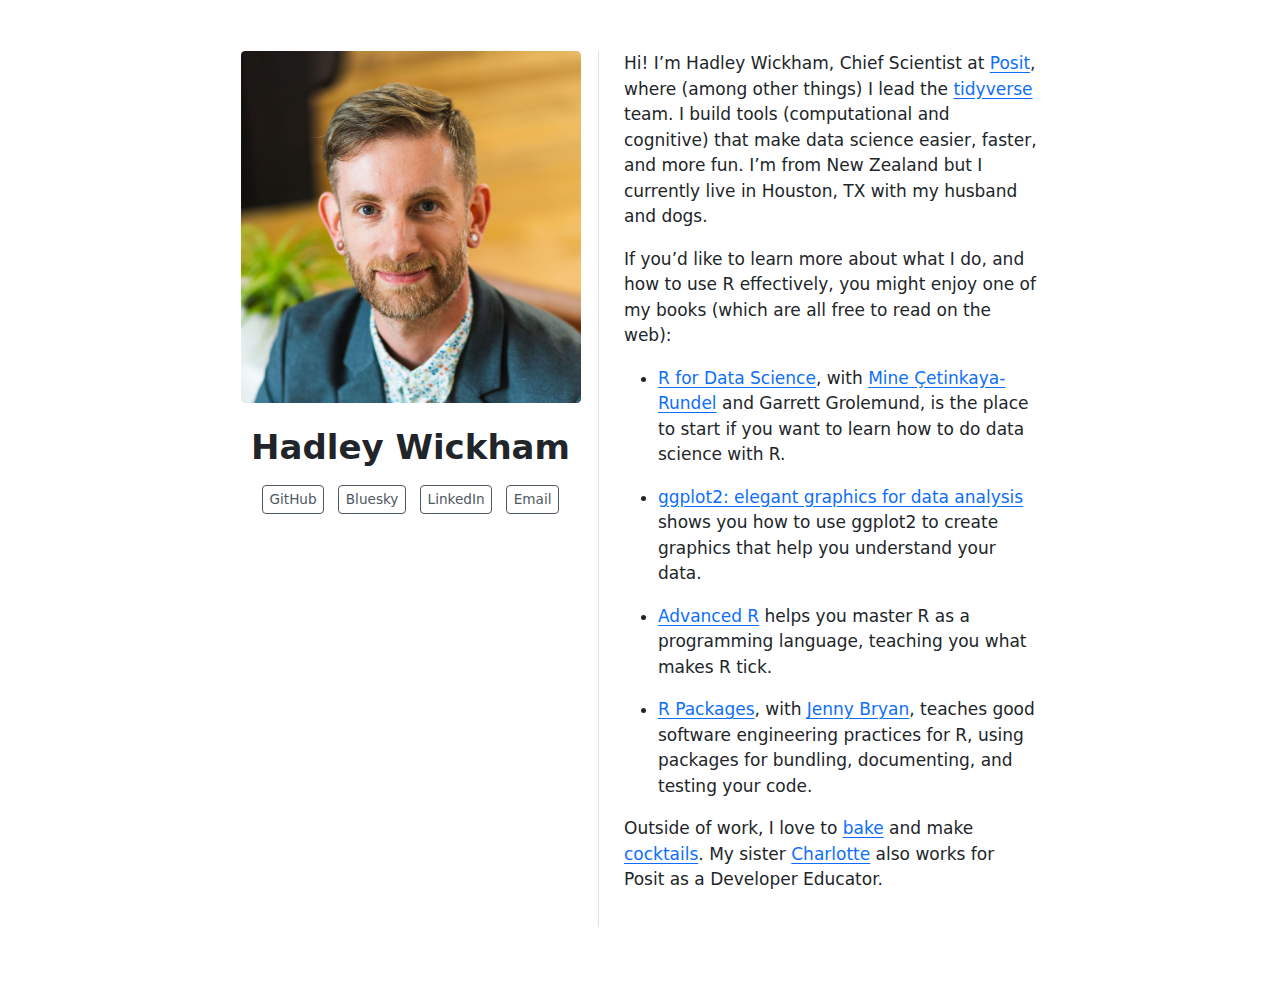
<file: index.html>
<!DOCTYPE html>
<html xmlns="http://www.w3.org/1999/xhtml" lang="en" xml:lang="en"><head>

<meta charset="utf-8">
<meta name="generator" content="quarto-1.5.57">

<meta name="viewport" content="width=device-width, initial-scale=1.0, user-scalable=yes">


<title>Hadley Wickham</title>
<style>
code{white-space: pre-wrap;}
span.smallcaps{font-variant: small-caps;}
div.columns{display: flex; gap: min(4vw, 1.5em);}
div.column{flex: auto; overflow-x: auto;}
div.hanging-indent{margin-left: 1.5em; text-indent: -1.5em;}
ul.task-list{list-style: none;}
ul.task-list li input[type="checkbox"] {
  width: 0.8em;
  margin: 0 0.8em 0.2em -1em; /* quarto-specific, see https://github.com/quarto-dev/quarto-cli/issues/4556 */ 
  vertical-align: middle;
}
</style>


<script src="site_libs/quarto-nav/quarto-nav.js"></script>
<script src="site_libs/clipboard/clipboard.min.js"></script>
<script src="site_libs/quarto-search/autocomplete.umd.js"></script>
<script src="site_libs/quarto-search/fuse.min.js"></script>
<script src="site_libs/quarto-search/quarto-search.js"></script>
<meta name="quarto:offset" content="./">
<script src="site_libs/quarto-html/quarto.js"></script>
<script src="site_libs/quarto-html/popper.min.js"></script>
<script src="site_libs/quarto-html/tippy.umd.min.js"></script>
<link href="site_libs/quarto-html/tippy.css" rel="stylesheet">
<link href="site_libs/quarto-html/quarto-syntax-highlighting.css" rel="stylesheet" id="quarto-text-highlighting-styles">
<script src="site_libs/bootstrap/bootstrap.min.js"></script>
<link href="site_libs/bootstrap/bootstrap-icons.css" rel="stylesheet">
<link href="site_libs/bootstrap/bootstrap.min.css" rel="stylesheet" id="quarto-bootstrap" data-mode="light">
<script id="quarto-search-options" type="application/json">{
  "location": "sidebar",
  "copy-button": false,
  "collapse-after": 3,
  "panel-placement": "start",
  "type": "textbox",
  "limit": 50,
  "keyboard-shortcut": [
    "f",
    "/",
    "s"
  ],
  "show-item-context": false,
  "language": {
    "search-no-results-text": "No results",
    "search-matching-documents-text": "matching documents",
    "search-copy-link-title": "Copy link to search",
    "search-hide-matches-text": "Hide additional matches",
    "search-more-match-text": "more match in this document",
    "search-more-matches-text": "more matches in this document",
    "search-clear-button-title": "Clear",
    "search-text-placeholder": "",
    "search-detached-cancel-button-title": "Cancel",
    "search-submit-button-title": "Submit",
    "search-label": "Search"
  }
}</script>


</head>

<body class="fullcontent">

<div id="quarto-search-results"></div>
<!-- content -->
<div id="quarto-content" class="quarto-container page-columns page-rows-contents page-layout-article">
<!-- sidebar -->
<!-- margin-sidebar -->
    
<!-- main -->
<div class="quarto-about-trestles">
  <div class="about-entity">
    <img src="hadley.jpg" class="about-image
  rounded " style="width: 20em;">
<header id="title-block-header" class="quarto-title-block default">
<div class="quarto-title">
<h1 class="title">Hadley Wickham</h1>
</div>
<div class="quarto-title-meta">
  </div>
</header>
    <div class="about-links">
  <a href="https://github.com/hadley" class="about-link" rel="" target="">
     <span class="about-link-text">GitHub</span>
  </a>
  <a href="https://bsky.app/profile/hadleywickham.bsky.social" class="about-link" rel="" target="">
     <span class="about-link-text">Bluesky</span>
  </a>
  <a href="https://www.linkedin.com/in/hadleywickham/" class="about-link" rel="" target="">
     <span class="about-link-text">LinkedIn</span>
  </a>
  <a href="mailto:hadley@posit.co" class="about-link" rel="" target="">
     <span class="about-link-text">Email</span>
  </a>
</div>
  </div>
  <div class="about-contents"><main class="content" id="quarto-document-content">
<p>Hi! I’m Hadley Wickham, Chief Scientist at <a href="https://posit.co">Posit</a>, where (among other things) I lead the <a href="https://tidyverse.org">tidyverse</a> team. I build tools (computational and cognitive) that make data science easier, faster, and more fun. I’m from New Zealand but I currently live in Houston, TX with my husband and dogs.</p>
<p>If you’d like to learn more about what I do, and how to use R effectively, you might enjoy one of my books (which are all free to read on the web):</p>
<ul>
<li><p><a href="http://r4ds.hadley.nz/">R for Data Science</a>, with <a href="https://mine-cr.com">Mine Çetinkaya-Rundel</a> and Garrett Grolemund, is the place to start if you want to learn how to do data science with R.</p></li>
<li><p><a href="https://ggplot2-book.org">ggplot2: elegant graphics for data analysis</a> shows you how to use ggplot2 to create graphics that help you understand your data.</p></li>
<li><p><a href="http://adv-r.hadley.nz/">Advanced R</a> helps you master R as a programming language, teaching you what makes R tick.</p></li>
<li><p><a href="http://r-pkgs.org/">R Packages</a>, with <a href="https://jennybryan.org/about/">Jenny Bryan</a>, teaches good software engineering practices for R, using packages for bundling, documenting, and testing your code.</p></li>
</ul>
<p>Outside of work, I love to <a href="https://recipes.had.co.nz">bake</a> and make <a href="https://cocktails.hadley.nz">cocktails</a>. My sister <a href="http://cwick.co.nz/">Charlotte</a> also works for Posit as a Developer Educator.</p>


</main></div>
</div>
 <!-- /main -->
<script id="quarto-html-after-body" type="application/javascript">
window.document.addEventListener("DOMContentLoaded", function (event) {
  const toggleBodyColorMode = (bsSheetEl) => {
    const mode = bsSheetEl.getAttribute("data-mode");
    const bodyEl = window.document.querySelector("body");
    if (mode === "dark") {
      bodyEl.classList.add("quarto-dark");
      bodyEl.classList.remove("quarto-light");
    } else {
      bodyEl.classList.add("quarto-light");
      bodyEl.classList.remove("quarto-dark");
    }
  }
  const toggleBodyColorPrimary = () => {
    const bsSheetEl = window.document.querySelector("link#quarto-bootstrap");
    if (bsSheetEl) {
      toggleBodyColorMode(bsSheetEl);
    }
  }
  toggleBodyColorPrimary();  
  const isCodeAnnotation = (el) => {
    for (const clz of el.classList) {
      if (clz.startsWith('code-annotation-')) {                     
        return true;
      }
    }
    return false;
  }
  const onCopySuccess = function(e) {
    // button target
    const button = e.trigger;
    // don't keep focus
    button.blur();
    // flash "checked"
    button.classList.add('code-copy-button-checked');
    var currentTitle = button.getAttribute("title");
    button.setAttribute("title", "Copied!");
    let tooltip;
    if (window.bootstrap) {
      button.setAttribute("data-bs-toggle", "tooltip");
      button.setAttribute("data-bs-placement", "left");
      button.setAttribute("data-bs-title", "Copied!");
      tooltip = new bootstrap.Tooltip(button, 
        { trigger: "manual", 
          customClass: "code-copy-button-tooltip",
          offset: [0, -8]});
      tooltip.show();    
    }
    setTimeout(function() {
      if (tooltip) {
        tooltip.hide();
        button.removeAttribute("data-bs-title");
        button.removeAttribute("data-bs-toggle");
        button.removeAttribute("data-bs-placement");
      }
      button.setAttribute("title", currentTitle);
      button.classList.remove('code-copy-button-checked');
    }, 1000);
    // clear code selection
    e.clearSelection();
  }
  const getTextToCopy = function(trigger) {
      const codeEl = trigger.previousElementSibling.cloneNode(true);
      for (const childEl of codeEl.children) {
        if (isCodeAnnotation(childEl)) {
          childEl.remove();
        }
      }
      return codeEl.innerText;
  }
  const clipboard = new window.ClipboardJS('.code-copy-button:not([data-in-quarto-modal])', {
    text: getTextToCopy
  });
  clipboard.on('success', onCopySuccess);
  if (window.document.getElementById('quarto-embedded-source-code-modal')) {
    // For code content inside modals, clipBoardJS needs to be initialized with a container option
    // TODO: Check when it could be a function (https://github.com/zenorocha/clipboard.js/issues/860)
    const clipboardModal = new window.ClipboardJS('.code-copy-button[data-in-quarto-modal]', {
      text: getTextToCopy,
      container: window.document.getElementById('quarto-embedded-source-code-modal')
    });
    clipboardModal.on('success', onCopySuccess);
  }
    var localhostRegex = new RegExp(/^(?:http|https):\/\/localhost\:?[0-9]*\//);
    var mailtoRegex = new RegExp(/^mailto:/);
      var filterRegex = new RegExp('/' + window.location.host + '/');
    var isInternal = (href) => {
        return filterRegex.test(href) || localhostRegex.test(href) || mailtoRegex.test(href);
    }
    // Inspect non-navigation links and adorn them if external
 	var links = window.document.querySelectorAll('a[href]:not(.nav-link):not(.navbar-brand):not(.toc-action):not(.sidebar-link):not(.sidebar-item-toggle):not(.pagination-link):not(.no-external):not([aria-hidden]):not(.dropdown-item):not(.quarto-navigation-tool):not(.about-link)');
    for (var i=0; i<links.length; i++) {
      const link = links[i];
      if (!isInternal(link.href)) {
        // undo the damage that might have been done by quarto-nav.js in the case of
        // links that we want to consider external
        if (link.dataset.originalHref !== undefined) {
          link.href = link.dataset.originalHref;
        }
      }
    }
  function tippyHover(el, contentFn, onTriggerFn, onUntriggerFn) {
    const config = {
      allowHTML: true,
      maxWidth: 500,
      delay: 100,
      arrow: false,
      appendTo: function(el) {
          return el.parentElement;
      },
      interactive: true,
      interactiveBorder: 10,
      theme: 'quarto',
      placement: 'bottom-start',
    };
    if (contentFn) {
      config.content = contentFn;
    }
    if (onTriggerFn) {
      config.onTrigger = onTriggerFn;
    }
    if (onUntriggerFn) {
      config.onUntrigger = onUntriggerFn;
    }
    window.tippy(el, config); 
  }
  const noterefs = window.document.querySelectorAll('a[role="doc-noteref"]');
  for (var i=0; i<noterefs.length; i++) {
    const ref = noterefs[i];
    tippyHover(ref, function() {
      // use id or data attribute instead here
      let href = ref.getAttribute('data-footnote-href') || ref.getAttribute('href');
      try { href = new URL(href).hash; } catch {}
      const id = href.replace(/^#\/?/, "");
      const note = window.document.getElementById(id);
      if (note) {
        return note.innerHTML;
      } else {
        return "";
      }
    });
  }
  const xrefs = window.document.querySelectorAll('a.quarto-xref');
  const processXRef = (id, note) => {
    // Strip column container classes
    const stripColumnClz = (el) => {
      el.classList.remove("page-full", "page-columns");
      if (el.children) {
        for (const child of el.children) {
          stripColumnClz(child);
        }
      }
    }
    stripColumnClz(note)
    if (id === null || id.startsWith('sec-')) {
      // Special case sections, only their first couple elements
      const container = document.createElement("div");
      if (note.children && note.children.length > 2) {
        container.appendChild(note.children[0].cloneNode(true));
        for (let i = 1; i < note.children.length; i++) {
          const child = note.children[i];
          if (child.tagName === "P" && child.innerText === "") {
            continue;
          } else {
            container.appendChild(child.cloneNode(true));
            break;
          }
        }
        if (window.Quarto?.typesetMath) {
          window.Quarto.typesetMath(container);
        }
        return container.innerHTML
      } else {
        if (window.Quarto?.typesetMath) {
          window.Quarto.typesetMath(note);
        }
        return note.innerHTML;
      }
    } else {
      // Remove any anchor links if they are present
      const anchorLink = note.querySelector('a.anchorjs-link');
      if (anchorLink) {
        anchorLink.remove();
      }
      if (window.Quarto?.typesetMath) {
        window.Quarto.typesetMath(note);
      }
      // TODO in 1.5, we should make sure this works without a callout special case
      if (note.classList.contains("callout")) {
        return note.outerHTML;
      } else {
        return note.innerHTML;
      }
    }
  }
  for (var i=0; i<xrefs.length; i++) {
    const xref = xrefs[i];
    tippyHover(xref, undefined, function(instance) {
      instance.disable();
      let url = xref.getAttribute('href');
      let hash = undefined; 
      if (url.startsWith('#')) {
        hash = url;
      } else {
        try { hash = new URL(url).hash; } catch {}
      }
      if (hash) {
        const id = hash.replace(/^#\/?/, "");
        const note = window.document.getElementById(id);
        if (note !== null) {
          try {
            const html = processXRef(id, note.cloneNode(true));
            instance.setContent(html);
          } finally {
            instance.enable();
            instance.show();
          }
        } else {
          // See if we can fetch this
          fetch(url.split('#')[0])
          .then(res => res.text())
          .then(html => {
            const parser = new DOMParser();
            const htmlDoc = parser.parseFromString(html, "text/html");
            const note = htmlDoc.getElementById(id);
            if (note !== null) {
              const html = processXRef(id, note);
              instance.setContent(html);
            } 
          }).finally(() => {
            instance.enable();
            instance.show();
          });
        }
      } else {
        // See if we can fetch a full url (with no hash to target)
        // This is a special case and we should probably do some content thinning / targeting
        fetch(url)
        .then(res => res.text())
        .then(html => {
          const parser = new DOMParser();
          const htmlDoc = parser.parseFromString(html, "text/html");
          const note = htmlDoc.querySelector('main.content');
          if (note !== null) {
            // This should only happen for chapter cross references
            // (since there is no id in the URL)
            // remove the first header
            if (note.children.length > 0 && note.children[0].tagName === "HEADER") {
              note.children[0].remove();
            }
            const html = processXRef(null, note);
            instance.setContent(html);
          } 
        }).finally(() => {
          instance.enable();
          instance.show();
        });
      }
    }, function(instance) {
    });
  }
      let selectedAnnoteEl;
      const selectorForAnnotation = ( cell, annotation) => {
        let cellAttr = 'data-code-cell="' + cell + '"';
        let lineAttr = 'data-code-annotation="' +  annotation + '"';
        const selector = 'span[' + cellAttr + '][' + lineAttr + ']';
        return selector;
      }
      const selectCodeLines = (annoteEl) => {
        const doc = window.document;
        const targetCell = annoteEl.getAttribute("data-target-cell");
        const targetAnnotation = annoteEl.getAttribute("data-target-annotation");
        const annoteSpan = window.document.querySelector(selectorForAnnotation(targetCell, targetAnnotation));
        const lines = annoteSpan.getAttribute("data-code-lines").split(",");
        const lineIds = lines.map((line) => {
          return targetCell + "-" + line;
        })
        let top = null;
        let height = null;
        let parent = null;
        if (lineIds.length > 0) {
            //compute the position of the single el (top and bottom and make a div)
            const el = window.document.getElementById(lineIds[0]);
            top = el.offsetTop;
            height = el.offsetHeight;
            parent = el.parentElement.parentElement;
          if (lineIds.length > 1) {
            const lastEl = window.document.getElementById(lineIds[lineIds.length - 1]);
            const bottom = lastEl.offsetTop + lastEl.offsetHeight;
            height = bottom - top;
          }
          if (top !== null && height !== null && parent !== null) {
            // cook up a div (if necessary) and position it 
            let div = window.document.getElementById("code-annotation-line-highlight");
            if (div === null) {
              div = window.document.createElement("div");
              div.setAttribute("id", "code-annotation-line-highlight");
              div.style.position = 'absolute';
              parent.appendChild(div);
            }
            div.style.top = top - 2 + "px";
            div.style.height = height + 4 + "px";
            div.style.left = 0;
            let gutterDiv = window.document.getElementById("code-annotation-line-highlight-gutter");
            if (gutterDiv === null) {
              gutterDiv = window.document.createElement("div");
              gutterDiv.setAttribute("id", "code-annotation-line-highlight-gutter");
              gutterDiv.style.position = 'absolute';
              const codeCell = window.document.getElementById(targetCell);
              const gutter = codeCell.querySelector('.code-annotation-gutter');
              gutter.appendChild(gutterDiv);
            }
            gutterDiv.style.top = top - 2 + "px";
            gutterDiv.style.height = height + 4 + "px";
          }
          selectedAnnoteEl = annoteEl;
        }
      };
      const unselectCodeLines = () => {
        const elementsIds = ["code-annotation-line-highlight", "code-annotation-line-highlight-gutter"];
        elementsIds.forEach((elId) => {
          const div = window.document.getElementById(elId);
          if (div) {
            div.remove();
          }
        });
        selectedAnnoteEl = undefined;
      };
        // Handle positioning of the toggle
    window.addEventListener(
      "resize",
      throttle(() => {
        elRect = undefined;
        if (selectedAnnoteEl) {
          selectCodeLines(selectedAnnoteEl);
        }
      }, 10)
    );
    function throttle(fn, ms) {
    let throttle = false;
    let timer;
      return (...args) => {
        if(!throttle) { // first call gets through
            fn.apply(this, args);
            throttle = true;
        } else { // all the others get throttled
            if(timer) clearTimeout(timer); // cancel #2
            timer = setTimeout(() => {
              fn.apply(this, args);
              timer = throttle = false;
            }, ms);
        }
      };
    }
      // Attach click handler to the DT
      const annoteDls = window.document.querySelectorAll('dt[data-target-cell]');
      for (const annoteDlNode of annoteDls) {
        annoteDlNode.addEventListener('click', (event) => {
          const clickedEl = event.target;
          if (clickedEl !== selectedAnnoteEl) {
            unselectCodeLines();
            const activeEl = window.document.querySelector('dt[data-target-cell].code-annotation-active');
            if (activeEl) {
              activeEl.classList.remove('code-annotation-active');
            }
            selectCodeLines(clickedEl);
            clickedEl.classList.add('code-annotation-active');
          } else {
            // Unselect the line
            unselectCodeLines();
            clickedEl.classList.remove('code-annotation-active');
          }
        });
      }
  const findCites = (el) => {
    const parentEl = el.parentElement;
    if (parentEl) {
      const cites = parentEl.dataset.cites;
      if (cites) {
        return {
          el,
          cites: cites.split(' ')
        };
      } else {
        return findCites(el.parentElement)
      }
    } else {
      return undefined;
    }
  };
  var bibliorefs = window.document.querySelectorAll('a[role="doc-biblioref"]');
  for (var i=0; i<bibliorefs.length; i++) {
    const ref = bibliorefs[i];
    const citeInfo = findCites(ref);
    if (citeInfo) {
      tippyHover(citeInfo.el, function() {
        var popup = window.document.createElement('div');
        citeInfo.cites.forEach(function(cite) {
          var citeDiv = window.document.createElement('div');
          citeDiv.classList.add('hanging-indent');
          citeDiv.classList.add('csl-entry');
          var biblioDiv = window.document.getElementById('ref-' + cite);
          if (biblioDiv) {
            citeDiv.innerHTML = biblioDiv.innerHTML;
          }
          popup.appendChild(citeDiv);
        });
        return popup.innerHTML;
      });
    }
  }
});
</script>
</div> <!-- /content -->




</body></html>
</file>
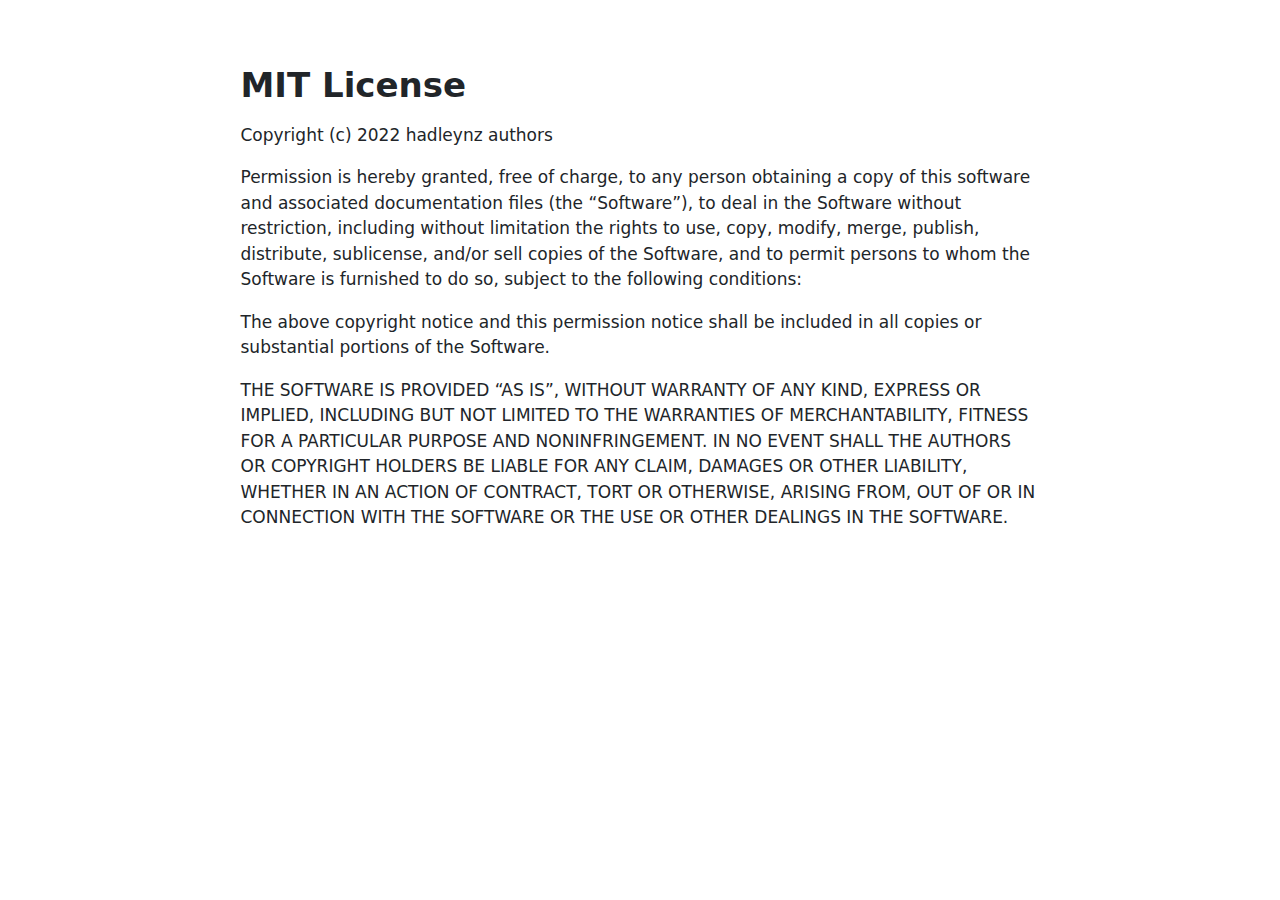
<file: LICENSE.html>
<!DOCTYPE html>
<html xmlns="http://www.w3.org/1999/xhtml" lang="en" xml:lang="en"><head>

<meta charset="utf-8">
<meta name="generator" content="quarto-1.5.57">

<meta name="viewport" content="width=device-width, initial-scale=1.0, user-scalable=yes">


<title>license</title>
<style>
code{white-space: pre-wrap;}
span.smallcaps{font-variant: small-caps;}
div.columns{display: flex; gap: min(4vw, 1.5em);}
div.column{flex: auto; overflow-x: auto;}
div.hanging-indent{margin-left: 1.5em; text-indent: -1.5em;}
ul.task-list{list-style: none;}
ul.task-list li input[type="checkbox"] {
  width: 0.8em;
  margin: 0 0.8em 0.2em -1em; /* quarto-specific, see https://github.com/quarto-dev/quarto-cli/issues/4556 */ 
  vertical-align: middle;
}
</style>


<script src="site_libs/quarto-nav/quarto-nav.js"></script>
<script src="site_libs/clipboard/clipboard.min.js"></script>
<script src="site_libs/quarto-search/autocomplete.umd.js"></script>
<script src="site_libs/quarto-search/fuse.min.js"></script>
<script src="site_libs/quarto-search/quarto-search.js"></script>
<meta name="quarto:offset" content="./">
<script src="site_libs/quarto-html/quarto.js"></script>
<script src="site_libs/quarto-html/popper.min.js"></script>
<script src="site_libs/quarto-html/tippy.umd.min.js"></script>
<script src="site_libs/quarto-html/anchor.min.js"></script>
<link href="site_libs/quarto-html/tippy.css" rel="stylesheet">
<link href="site_libs/quarto-html/quarto-syntax-highlighting.css" rel="stylesheet" id="quarto-text-highlighting-styles">
<script src="site_libs/bootstrap/bootstrap.min.js"></script>
<link href="site_libs/bootstrap/bootstrap-icons.css" rel="stylesheet">
<link href="site_libs/bootstrap/bootstrap.min.css" rel="stylesheet" id="quarto-bootstrap" data-mode="light">
<script id="quarto-search-options" type="application/json">{
  "location": "sidebar",
  "copy-button": false,
  "collapse-after": 3,
  "panel-placement": "start",
  "type": "textbox",
  "limit": 50,
  "keyboard-shortcut": [
    "f",
    "/",
    "s"
  ],
  "show-item-context": false,
  "language": {
    "search-no-results-text": "No results",
    "search-matching-documents-text": "matching documents",
    "search-copy-link-title": "Copy link to search",
    "search-hide-matches-text": "Hide additional matches",
    "search-more-match-text": "more match in this document",
    "search-more-matches-text": "more matches in this document",
    "search-clear-button-title": "Clear",
    "search-text-placeholder": "",
    "search-detached-cancel-button-title": "Cancel",
    "search-submit-button-title": "Submit",
    "search-label": "Search"
  }
}</script>


</head>

<body class="fullcontent">

<div id="quarto-search-results"></div>
<!-- content -->
<div id="quarto-content" class="quarto-container page-columns page-rows-contents page-layout-article">
<!-- sidebar -->
<!-- margin-sidebar -->
    
<!-- main -->
<main class="content" id="quarto-document-content">




<section id="mit-license" class="level1">
<h1>MIT License</h1>
<p>Copyright (c) 2022 hadleynz authors</p>
<p>Permission is hereby granted, free of charge, to any person obtaining a copy of this software and associated documentation files (the “Software”), to deal in the Software without restriction, including without limitation the rights to use, copy, modify, merge, publish, distribute, sublicense, and/or sell copies of the Software, and to permit persons to whom the Software is furnished to do so, subject to the following conditions:</p>
<p>The above copyright notice and this permission notice shall be included in all copies or substantial portions of the Software.</p>
<p>THE SOFTWARE IS PROVIDED “AS IS”, WITHOUT WARRANTY OF ANY KIND, EXPRESS OR IMPLIED, INCLUDING BUT NOT LIMITED TO THE WARRANTIES OF MERCHANTABILITY, FITNESS FOR A PARTICULAR PURPOSE AND NONINFRINGEMENT. IN NO EVENT SHALL THE AUTHORS OR COPYRIGHT HOLDERS BE LIABLE FOR ANY CLAIM, DAMAGES OR OTHER LIABILITY, WHETHER IN AN ACTION OF CONTRACT, TORT OR OTHERWISE, ARISING FROM, OUT OF OR IN CONNECTION WITH THE SOFTWARE OR THE USE OR OTHER DEALINGS IN THE SOFTWARE.</p>


</section>

</main> <!-- /main -->
<script id="quarto-html-after-body" type="application/javascript">
window.document.addEventListener("DOMContentLoaded", function (event) {
  const toggleBodyColorMode = (bsSheetEl) => {
    const mode = bsSheetEl.getAttribute("data-mode");
    const bodyEl = window.document.querySelector("body");
    if (mode === "dark") {
      bodyEl.classList.add("quarto-dark");
      bodyEl.classList.remove("quarto-light");
    } else {
      bodyEl.classList.add("quarto-light");
      bodyEl.classList.remove("quarto-dark");
    }
  }
  const toggleBodyColorPrimary = () => {
    const bsSheetEl = window.document.querySelector("link#quarto-bootstrap");
    if (bsSheetEl) {
      toggleBodyColorMode(bsSheetEl);
    }
  }
  toggleBodyColorPrimary();  
  const icon = "";
  const anchorJS = new window.AnchorJS();
  anchorJS.options = {
    placement: 'right',
    icon: icon
  };
  anchorJS.add('.anchored');
  const isCodeAnnotation = (el) => {
    for (const clz of el.classList) {
      if (clz.startsWith('code-annotation-')) {                     
        return true;
      }
    }
    return false;
  }
  const onCopySuccess = function(e) {
    // button target
    const button = e.trigger;
    // don't keep focus
    button.blur();
    // flash "checked"
    button.classList.add('code-copy-button-checked');
    var currentTitle = button.getAttribute("title");
    button.setAttribute("title", "Copied!");
    let tooltip;
    if (window.bootstrap) {
      button.setAttribute("data-bs-toggle", "tooltip");
      button.setAttribute("data-bs-placement", "left");
      button.setAttribute("data-bs-title", "Copied!");
      tooltip = new bootstrap.Tooltip(button, 
        { trigger: "manual", 
          customClass: "code-copy-button-tooltip",
          offset: [0, -8]});
      tooltip.show();    
    }
    setTimeout(function() {
      if (tooltip) {
        tooltip.hide();
        button.removeAttribute("data-bs-title");
        button.removeAttribute("data-bs-toggle");
        button.removeAttribute("data-bs-placement");
      }
      button.setAttribute("title", currentTitle);
      button.classList.remove('code-copy-button-checked');
    }, 1000);
    // clear code selection
    e.clearSelection();
  }
  const getTextToCopy = function(trigger) {
      const codeEl = trigger.previousElementSibling.cloneNode(true);
      for (const childEl of codeEl.children) {
        if (isCodeAnnotation(childEl)) {
          childEl.remove();
        }
      }
      return codeEl.innerText;
  }
  const clipboard = new window.ClipboardJS('.code-copy-button:not([data-in-quarto-modal])', {
    text: getTextToCopy
  });
  clipboard.on('success', onCopySuccess);
  if (window.document.getElementById('quarto-embedded-source-code-modal')) {
    // For code content inside modals, clipBoardJS needs to be initialized with a container option
    // TODO: Check when it could be a function (https://github.com/zenorocha/clipboard.js/issues/860)
    const clipboardModal = new window.ClipboardJS('.code-copy-button[data-in-quarto-modal]', {
      text: getTextToCopy,
      container: window.document.getElementById('quarto-embedded-source-code-modal')
    });
    clipboardModal.on('success', onCopySuccess);
  }
    var localhostRegex = new RegExp(/^(?:http|https):\/\/localhost\:?[0-9]*\//);
    var mailtoRegex = new RegExp(/^mailto:/);
      var filterRegex = new RegExp('/' + window.location.host + '/');
    var isInternal = (href) => {
        return filterRegex.test(href) || localhostRegex.test(href) || mailtoRegex.test(href);
    }
    // Inspect non-navigation links and adorn them if external
 	var links = window.document.querySelectorAll('a[href]:not(.nav-link):not(.navbar-brand):not(.toc-action):not(.sidebar-link):not(.sidebar-item-toggle):not(.pagination-link):not(.no-external):not([aria-hidden]):not(.dropdown-item):not(.quarto-navigation-tool):not(.about-link)');
    for (var i=0; i<links.length; i++) {
      const link = links[i];
      if (!isInternal(link.href)) {
        // undo the damage that might have been done by quarto-nav.js in the case of
        // links that we want to consider external
        if (link.dataset.originalHref !== undefined) {
          link.href = link.dataset.originalHref;
        }
      }
    }
  function tippyHover(el, contentFn, onTriggerFn, onUntriggerFn) {
    const config = {
      allowHTML: true,
      maxWidth: 500,
      delay: 100,
      arrow: false,
      appendTo: function(el) {
          return el.parentElement;
      },
      interactive: true,
      interactiveBorder: 10,
      theme: 'quarto',
      placement: 'bottom-start',
    };
    if (contentFn) {
      config.content = contentFn;
    }
    if (onTriggerFn) {
      config.onTrigger = onTriggerFn;
    }
    if (onUntriggerFn) {
      config.onUntrigger = onUntriggerFn;
    }
    window.tippy(el, config); 
  }
  const noterefs = window.document.querySelectorAll('a[role="doc-noteref"]');
  for (var i=0; i<noterefs.length; i++) {
    const ref = noterefs[i];
    tippyHover(ref, function() {
      // use id or data attribute instead here
      let href = ref.getAttribute('data-footnote-href') || ref.getAttribute('href');
      try { href = new URL(href).hash; } catch {}
      const id = href.replace(/^#\/?/, "");
      const note = window.document.getElementById(id);
      if (note) {
        return note.innerHTML;
      } else {
        return "";
      }
    });
  }
  const xrefs = window.document.querySelectorAll('a.quarto-xref');
  const processXRef = (id, note) => {
    // Strip column container classes
    const stripColumnClz = (el) => {
      el.classList.remove("page-full", "page-columns");
      if (el.children) {
        for (const child of el.children) {
          stripColumnClz(child);
        }
      }
    }
    stripColumnClz(note)
    if (id === null || id.startsWith('sec-')) {
      // Special case sections, only their first couple elements
      const container = document.createElement("div");
      if (note.children && note.children.length > 2) {
        container.appendChild(note.children[0].cloneNode(true));
        for (let i = 1; i < note.children.length; i++) {
          const child = note.children[i];
          if (child.tagName === "P" && child.innerText === "") {
            continue;
          } else {
            container.appendChild(child.cloneNode(true));
            break;
          }
        }
        if (window.Quarto?.typesetMath) {
          window.Quarto.typesetMath(container);
        }
        return container.innerHTML
      } else {
        if (window.Quarto?.typesetMath) {
          window.Quarto.typesetMath(note);
        }
        return note.innerHTML;
      }
    } else {
      // Remove any anchor links if they are present
      const anchorLink = note.querySelector('a.anchorjs-link');
      if (anchorLink) {
        anchorLink.remove();
      }
      if (window.Quarto?.typesetMath) {
        window.Quarto.typesetMath(note);
      }
      // TODO in 1.5, we should make sure this works without a callout special case
      if (note.classList.contains("callout")) {
        return note.outerHTML;
      } else {
        return note.innerHTML;
      }
    }
  }
  for (var i=0; i<xrefs.length; i++) {
    const xref = xrefs[i];
    tippyHover(xref, undefined, function(instance) {
      instance.disable();
      let url = xref.getAttribute('href');
      let hash = undefined; 
      if (url.startsWith('#')) {
        hash = url;
      } else {
        try { hash = new URL(url).hash; } catch {}
      }
      if (hash) {
        const id = hash.replace(/^#\/?/, "");
        const note = window.document.getElementById(id);
        if (note !== null) {
          try {
            const html = processXRef(id, note.cloneNode(true));
            instance.setContent(html);
          } finally {
            instance.enable();
            instance.show();
          }
        } else {
          // See if we can fetch this
          fetch(url.split('#')[0])
          .then(res => res.text())
          .then(html => {
            const parser = new DOMParser();
            const htmlDoc = parser.parseFromString(html, "text/html");
            const note = htmlDoc.getElementById(id);
            if (note !== null) {
              const html = processXRef(id, note);
              instance.setContent(html);
            } 
          }).finally(() => {
            instance.enable();
            instance.show();
          });
        }
      } else {
        // See if we can fetch a full url (with no hash to target)
        // This is a special case and we should probably do some content thinning / targeting
        fetch(url)
        .then(res => res.text())
        .then(html => {
          const parser = new DOMParser();
          const htmlDoc = parser.parseFromString(html, "text/html");
          const note = htmlDoc.querySelector('main.content');
          if (note !== null) {
            // This should only happen for chapter cross references
            // (since there is no id in the URL)
            // remove the first header
            if (note.children.length > 0 && note.children[0].tagName === "HEADER") {
              note.children[0].remove();
            }
            const html = processXRef(null, note);
            instance.setContent(html);
          } 
        }).finally(() => {
          instance.enable();
          instance.show();
        });
      }
    }, function(instance) {
    });
  }
      let selectedAnnoteEl;
      const selectorForAnnotation = ( cell, annotation) => {
        let cellAttr = 'data-code-cell="' + cell + '"';
        let lineAttr = 'data-code-annotation="' +  annotation + '"';
        const selector = 'span[' + cellAttr + '][' + lineAttr + ']';
        return selector;
      }
      const selectCodeLines = (annoteEl) => {
        const doc = window.document;
        const targetCell = annoteEl.getAttribute("data-target-cell");
        const targetAnnotation = annoteEl.getAttribute("data-target-annotation");
        const annoteSpan = window.document.querySelector(selectorForAnnotation(targetCell, targetAnnotation));
        const lines = annoteSpan.getAttribute("data-code-lines").split(",");
        const lineIds = lines.map((line) => {
          return targetCell + "-" + line;
        })
        let top = null;
        let height = null;
        let parent = null;
        if (lineIds.length > 0) {
            //compute the position of the single el (top and bottom and make a div)
            const el = window.document.getElementById(lineIds[0]);
            top = el.offsetTop;
            height = el.offsetHeight;
            parent = el.parentElement.parentElement;
          if (lineIds.length > 1) {
            const lastEl = window.document.getElementById(lineIds[lineIds.length - 1]);
            const bottom = lastEl.offsetTop + lastEl.offsetHeight;
            height = bottom - top;
          }
          if (top !== null && height !== null && parent !== null) {
            // cook up a div (if necessary) and position it 
            let div = window.document.getElementById("code-annotation-line-highlight");
            if (div === null) {
              div = window.document.createElement("div");
              div.setAttribute("id", "code-annotation-line-highlight");
              div.style.position = 'absolute';
              parent.appendChild(div);
            }
            div.style.top = top - 2 + "px";
            div.style.height = height + 4 + "px";
            div.style.left = 0;
            let gutterDiv = window.document.getElementById("code-annotation-line-highlight-gutter");
            if (gutterDiv === null) {
              gutterDiv = window.document.createElement("div");
              gutterDiv.setAttribute("id", "code-annotation-line-highlight-gutter");
              gutterDiv.style.position = 'absolute';
              const codeCell = window.document.getElementById(targetCell);
              const gutter = codeCell.querySelector('.code-annotation-gutter');
              gutter.appendChild(gutterDiv);
            }
            gutterDiv.style.top = top - 2 + "px";
            gutterDiv.style.height = height + 4 + "px";
          }
          selectedAnnoteEl = annoteEl;
        }
      };
      const unselectCodeLines = () => {
        const elementsIds = ["code-annotation-line-highlight", "code-annotation-line-highlight-gutter"];
        elementsIds.forEach((elId) => {
          const div = window.document.getElementById(elId);
          if (div) {
            div.remove();
          }
        });
        selectedAnnoteEl = undefined;
      };
        // Handle positioning of the toggle
    window.addEventListener(
      "resize",
      throttle(() => {
        elRect = undefined;
        if (selectedAnnoteEl) {
          selectCodeLines(selectedAnnoteEl);
        }
      }, 10)
    );
    function throttle(fn, ms) {
    let throttle = false;
    let timer;
      return (...args) => {
        if(!throttle) { // first call gets through
            fn.apply(this, args);
            throttle = true;
        } else { // all the others get throttled
            if(timer) clearTimeout(timer); // cancel #2
            timer = setTimeout(() => {
              fn.apply(this, args);
              timer = throttle = false;
            }, ms);
        }
      };
    }
      // Attach click handler to the DT
      const annoteDls = window.document.querySelectorAll('dt[data-target-cell]');
      for (const annoteDlNode of annoteDls) {
        annoteDlNode.addEventListener('click', (event) => {
          const clickedEl = event.target;
          if (clickedEl !== selectedAnnoteEl) {
            unselectCodeLines();
            const activeEl = window.document.querySelector('dt[data-target-cell].code-annotation-active');
            if (activeEl) {
              activeEl.classList.remove('code-annotation-active');
            }
            selectCodeLines(clickedEl);
            clickedEl.classList.add('code-annotation-active');
          } else {
            // Unselect the line
            unselectCodeLines();
            clickedEl.classList.remove('code-annotation-active');
          }
        });
      }
  const findCites = (el) => {
    const parentEl = el.parentElement;
    if (parentEl) {
      const cites = parentEl.dataset.cites;
      if (cites) {
        return {
          el,
          cites: cites.split(' ')
        };
      } else {
        return findCites(el.parentElement)
      }
    } else {
      return undefined;
    }
  };
  var bibliorefs = window.document.querySelectorAll('a[role="doc-biblioref"]');
  for (var i=0; i<bibliorefs.length; i++) {
    const ref = bibliorefs[i];
    const citeInfo = findCites(ref);
    if (citeInfo) {
      tippyHover(citeInfo.el, function() {
        var popup = window.document.createElement('div');
        citeInfo.cites.forEach(function(cite) {
          var citeDiv = window.document.createElement('div');
          citeDiv.classList.add('hanging-indent');
          citeDiv.classList.add('csl-entry');
          var biblioDiv = window.document.getElementById('ref-' + cite);
          if (biblioDiv) {
            citeDiv.innerHTML = biblioDiv.innerHTML;
          }
          popup.appendChild(citeDiv);
        });
        return popup.innerHTML;
      });
    }
  }
});
</script>
</div> <!-- /content -->




</body></html>
</file>
<file: site_libs/quarto-html/tippy.css>
.tippy-box[data-animation=fade][data-state=hidden]{opacity:0}[data-tippy-root]{max-width:calc(100vw - 10px)}.tippy-box{position:relative;background-color:#333;color:#fff;border-radius:4px;font-size:14px;line-height:1.4;white-space:normal;outline:0;transition-property:transform,visibility,opacity}.tippy-box[data-placement^=top]>.tippy-arrow{bottom:0}.tippy-box[data-placement^=top]>.tippy-arrow:before{bottom:-7px;left:0;border-width:8px 8px 0;border-top-color:initial;transform-origin:center top}.tippy-box[data-placement^=bottom]>.tippy-arrow{top:0}.tippy-box[data-placement^=bottom]>.tippy-arrow:before{top:-7px;left:0;border-width:0 8px 8px;border-bottom-color:initial;transform-origin:center bottom}.tippy-box[data-placement^=left]>.tippy-arrow{right:0}.tippy-box[data-placement^=left]>.tippy-arrow:before{border-width:8px 0 8px 8px;border-left-color:initial;right:-7px;transform-origin:center left}.tippy-box[data-placement^=right]>.tippy-arrow{left:0}.tippy-box[data-placement^=right]>.tippy-arrow:before{left:-7px;border-width:8px 8px 8px 0;border-right-color:initial;transform-origin:center right}.tippy-box[data-inertia][data-state=visible]{transition-timing-function:cubic-bezier(.54,1.5,.38,1.11)}.tippy-arrow{width:16px;height:16px;color:#333}.tippy-arrow:before{content:"";position:absolute;border-color:transparent;border-style:solid}.tippy-content{position:relative;padding:5px 9px;z-index:1}
</file>
<file: site_libs/quarto-html/quarto-syntax-highlighting.css>
/* quarto syntax highlight colors */
:root {
  --quarto-hl-ot-color: #003B4F;
  --quarto-hl-at-color: #657422;
  --quarto-hl-ss-color: #20794D;
  --quarto-hl-an-color: #5E5E5E;
  --quarto-hl-fu-color: #4758AB;
  --quarto-hl-st-color: #20794D;
  --quarto-hl-cf-color: #003B4F;
  --quarto-hl-op-color: #5E5E5E;
  --quarto-hl-er-color: #AD0000;
  --quarto-hl-bn-color: #AD0000;
  --quarto-hl-al-color: #AD0000;
  --quarto-hl-va-color: #111111;
  --quarto-hl-bu-color: inherit;
  --quarto-hl-ex-color: inherit;
  --quarto-hl-pp-color: #AD0000;
  --quarto-hl-in-color: #5E5E5E;
  --quarto-hl-vs-color: #20794D;
  --quarto-hl-wa-color: #5E5E5E;
  --quarto-hl-do-color: #5E5E5E;
  --quarto-hl-im-color: #00769E;
  --quarto-hl-ch-color: #20794D;
  --quarto-hl-dt-color: #AD0000;
  --quarto-hl-fl-color: #AD0000;
  --quarto-hl-co-color: #5E5E5E;
  --quarto-hl-cv-color: #5E5E5E;
  --quarto-hl-cn-color: #8f5902;
  --quarto-hl-sc-color: #5E5E5E;
  --quarto-hl-dv-color: #AD0000;
  --quarto-hl-kw-color: #003B4F;
}

/* other quarto variables */
:root {
  --quarto-font-monospace: SFMono-Regular, Menlo, Monaco, Consolas, "Liberation Mono", "Courier New", monospace;
}

pre > code.sourceCode > span {
  color: #003B4F;
}

code span {
  color: #003B4F;
}

code.sourceCode > span {
  color: #003B4F;
}

div.sourceCode,
div.sourceCode pre.sourceCode {
  color: #003B4F;
}

code span.ot {
  color: #003B4F;
  font-style: inherit;
}

code span.at {
  color: #657422;
  font-style: inherit;
}

code span.ss {
  color: #20794D;
  font-style: inherit;
}

code span.an {
  color: #5E5E5E;
  font-style: inherit;
}

code span.fu {
  color: #4758AB;
  font-style: inherit;
}

code span.st {
  color: #20794D;
  font-style: inherit;
}

code span.cf {
  color: #003B4F;
  font-weight: bold;
  font-style: inherit;
}

code span.op {
  color: #5E5E5E;
  font-style: inherit;
}

code span.er {
  color: #AD0000;
  font-style: inherit;
}

code span.bn {
  color: #AD0000;
  font-style: inherit;
}

code span.al {
  color: #AD0000;
  font-style: inherit;
}

code span.va {
  color: #111111;
  font-style: inherit;
}

code span.bu {
  font-style: inherit;
}

code span.ex {
  font-style: inherit;
}

code span.pp {
  color: #AD0000;
  font-style: inherit;
}

code span.in {
  color: #5E5E5E;
  font-style: inherit;
}

code span.vs {
  color: #20794D;
  font-style: inherit;
}

code span.wa {
  color: #5E5E5E;
  font-style: italic;
}

code span.do {
  color: #5E5E5E;
  font-style: italic;
}

code span.im {
  color: #00769E;
  font-style: inherit;
}

code span.ch {
  color: #20794D;
  font-style: inherit;
}

code span.dt {
  color: #AD0000;
  font-style: inherit;
}

code span.fl {
  color: #AD0000;
  font-style: inherit;
}

code span.co {
  color: #5E5E5E;
  font-style: inherit;
}

code span.cv {
  color: #5E5E5E;
  font-style: italic;
}

code span.cn {
  color: #8f5902;
  font-style: inherit;
}

code span.sc {
  color: #5E5E5E;
  font-style: inherit;
}

code span.dv {
  color: #AD0000;
  font-style: inherit;
}

code span.kw {
  color: #003B4F;
  font-weight: bold;
  font-style: inherit;
}

.prevent-inlining {
  content: "</";
}

/*# sourceMappingURL=debc5d5d77c3f9108843748ff7464032.css.map */
</file>
